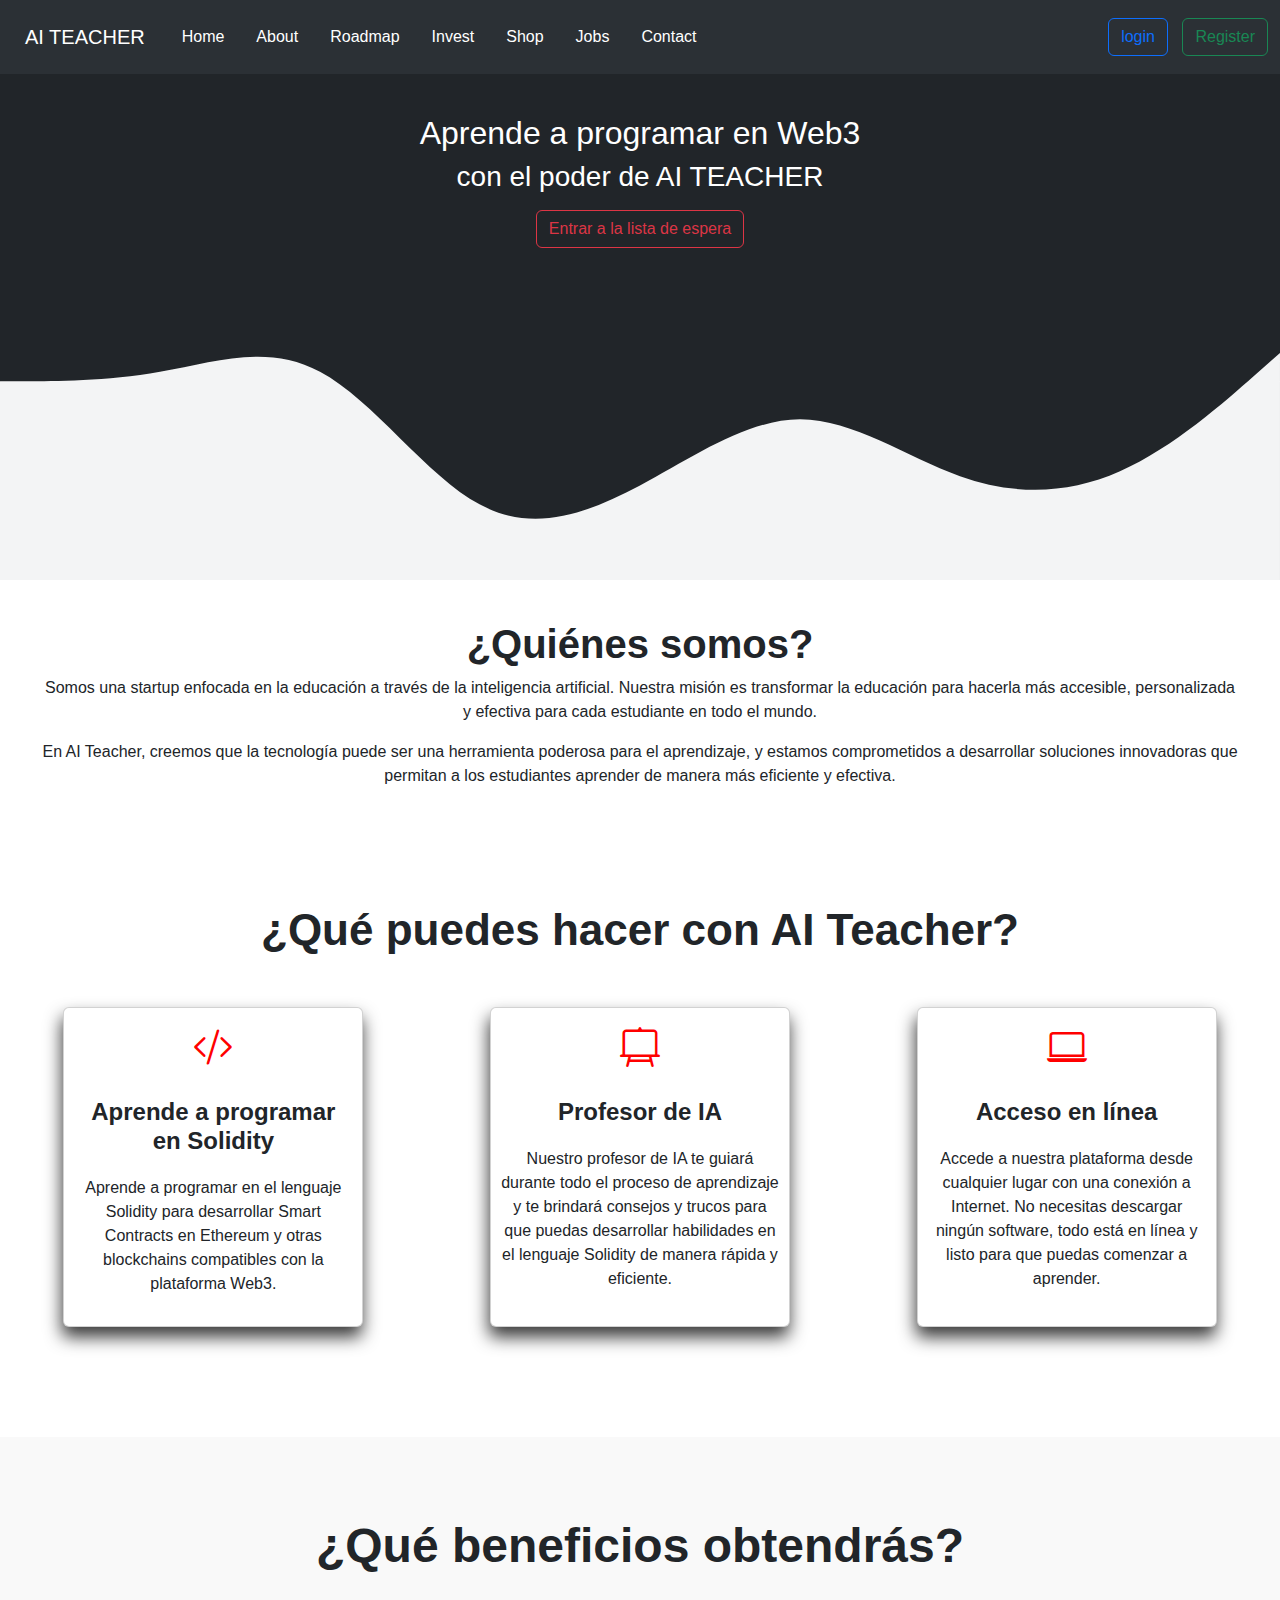
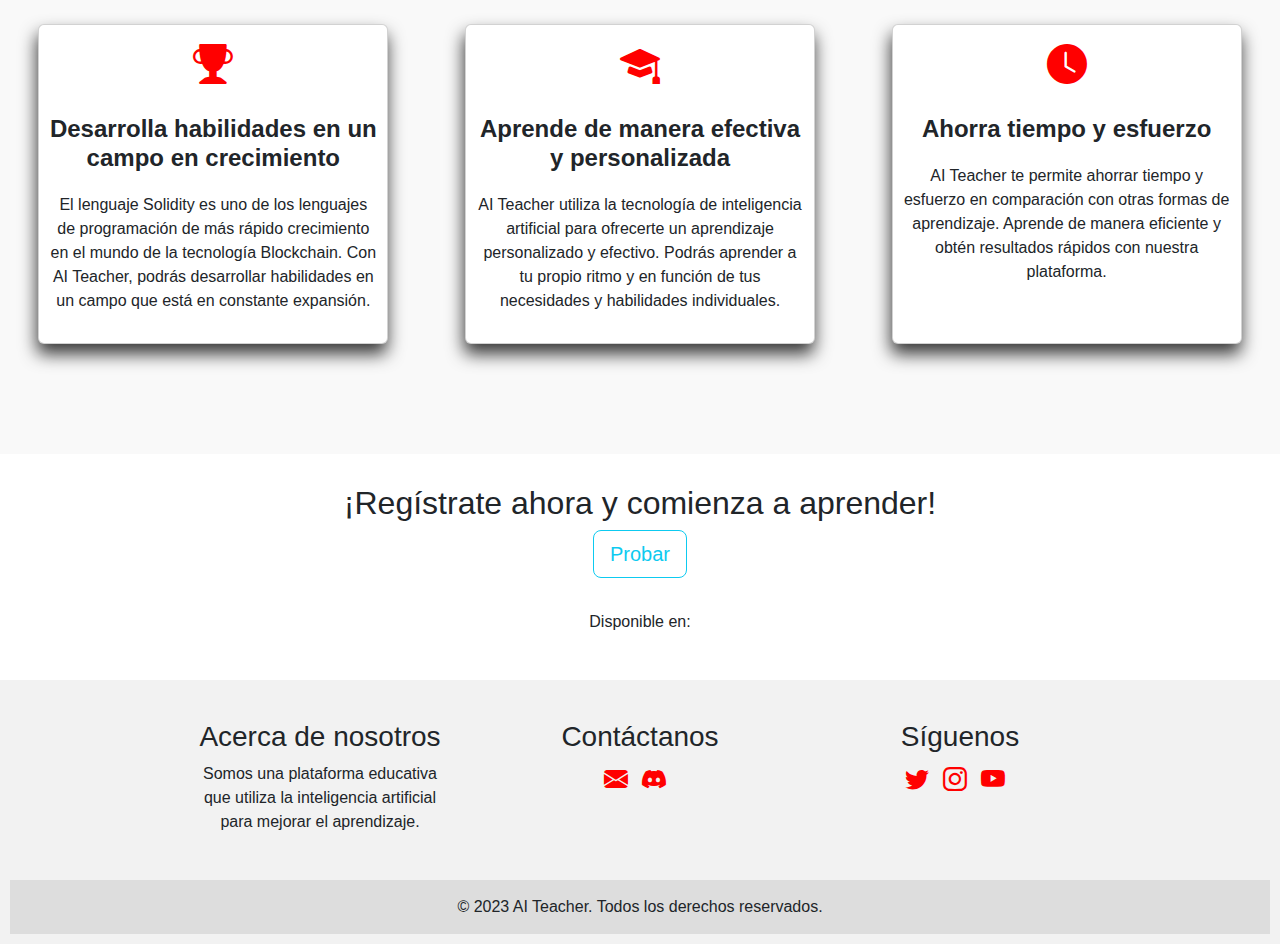
<file: index.html>
<!DOCTYPE html>
<html lang="en">
<head>
    <meta charset="UTF-8">
    <meta http-equiv="X-UA-Compatible" content="IE=edge">
    <meta name="viewport" content="width=device-width, initial-scale=1.0">
	<link href="https://fonts.googleapis.com/css?family=Montserrat:400,500,600,700&display=swap"
	rel="stylesheet"/>
	<title>AI Teacher - Aprende a Programar en Web3 con Open AI</title>

	<meta name="description" content="Una plataforma de aprendizaje en línea impulsada por inteligencia artificial">
    <meta name="keywords" content="AI, inteligencia artificial, aprendizaje en línea, educación">
    <meta name="author" content="Ander">

	<!-- favicon -->
	<link rel="apple-touch-icon" sizes="180x180" href="img/apple-touch-icon.png">
	<link rel="icon" type="image/png" sizes="32x32" href="img/favicon-32x32.png">
	<link rel="icon" type="image/png" sizes="16x16" href="img/favicon-16x16.png">
	<link rel="manifest" href="img/site.webmanifest">

	<!-- css -->
    <link rel="stylesheet" href="style.css">

	<!-- bootstrap -->
	<link rel="stylesheet" href="https://cdn.jsdelivr.net/npm/bootstrap@5.3.0-alpha2/dist/css/bootstrap.min.css">
	<link rel="stylesheet" href="https://cdn.jsdelivr.net/npm/bootstrap-icons@1.10.3/font/bootstrap-icons.css">

	<script src="remove-html-extension.js"></script>
	
	<!-- Google -->
	<script async src="https://pagead2.googlesyndication.com/pagead/js/adsbygoogle.js?client=ca-pub-2964007773702778"
     crossorigin="anonymous"></script>

</head>
<body>

	<header class=".bg-dark-subtle">

		<nav class="navbar navbar-expand-lg bg-body-tertiary bg-dark" data-bs-theme="dark">
			<div class="container-fluid">
				<a class="navbar-brand" href="index.html">AI TEACHER</a>
				<button class="navbar-toggler" type="button" data-bs-toggle="collapse" data-bs-target="#navbarSupportedContent" aria-controls="navbarSupportedContent" aria-expanded="false" aria-label="Toggle navigation">
				<span class="navbar-toggler-icon"></span>
				</button>
				<div class="collapse navbar-collapse" id="navbarSupportedContent">
				<ul class="navbar-nav me-auto mb-2 mb-lg-0">
					<li class="nav-item">
					<a class="nav-link active" aria-current="page" href="index.html">Home</a>
					</li>
					<li class="nav-item">
					<a class="nav-link active" aria-current="page" href="#about">About</a>
					</li>
					<li class="nav-item">
					<a class="nav-link active" aria-current="page" href="page/roadmap.html">Roadmap</a>
					</li>
					<li class="nav-item">
					<a class="nav-link active" aria-current="page" href="page/inversio.html">Invest</a>
					</li>
                    <li class="nav-item">
                        <a class="nav-link active" aria-current="page" href="page/shop.html">Shop</a>
                    </li>
                    <li class="nav-item">
                        <a class="nav-link active" aria-current="page" href="page/jobs.html">Jobs</a>
                    </li>
					<li class="nav-item">
					<a class="nav-link active" aria-current="page" href="#" onclick="showAlert()">Contact</a>
					</li>
				</li>
				</ul>

				<div class="buttons">
				<button class="btn btn-outline-primary" type="submit" onclick="showMessage()" >login</button>
				<button type="button" class="btn btn-outline-success" onclick="showMessage()" >Register</button>
				</div>
			</div>
			</div>
		</nav>
<!-- hero -->
	<section class="hero">
		<div class="container hero">
        	<h2>Aprende a programar en Web3</h2>
        	<h3>con el poder de AI TEACHER</h3>
        	<a href="page/lista.html" class="btn btn-outline-danger">Entrar a la lista de espera</a>
    	</div>
		</section>

<svg xmlns="http://www.w3.org/2000/svg" viewBox="0 0 1440 320"><path fill="#f3f4f5" fill-opacity="1" d="M0,96L30,96C60,96,120,96,180,85.3C240,75,300,53,360,85.3C420,117,480,203,540,234.7C600,267,660,245,720,213.3C780,181,840,139,900,138.7C960,139,1020,181,1080,202.7C1140,224,1200,224,1260,197.3C1320,171,1380,117,1410,90.7L1440,64L1440,320L1410,320C1380,320,1320,320,1260,320C1200,320,1140,320,1080,320C1020,320,960,320,900,320C840,320,780,320,720,320C660,320,600,320,540,320C480,320,420,320,360,320C300,320,240,320,180,320C120,320,60,320,30,320L0,320Z"></path></svg>

	</header>
	<div class="About">
		<div class="title-about">
        <h2>¿Quiénes somos?</h2>
	</div>
	<div class="about-text">
        <p>Somos una startup enfocada en la educación a través de la inteligencia artificial. Nuestra misión es transformar la educación para hacerla más accesible, personalizada y efectiva para cada estudiante en todo el mundo.</p>
        <p>En AI Teacher, creemos que la tecnología puede ser una herramienta poderosa para el aprendizaje, y estamos comprometidos a desarrollar soluciones innovadoras que permitan a los estudiantes aprender de manera más eficiente y efectiva.</p>
	</div>
    </div>



    <!-- <main class="main container"> -->
    <section class="features">
        <h2 class="section-title">¿Qué puedes hacer con AI Teacher?</h2>
		<div class="feature_card">
        <div class="feature card" >
			<i class="bi bi-code-slash"></i>
        <h3>Aprende a programar en Solidity</h3>
        <p>
            Aprende a programar en el lenguaje Solidity para desarrollar Smart
            Contracts en Ethereum y otras blockchains compatibles con la
            plataforma Web3.
        </p>
        </div>
        <div class="feature card">
        	<i class="bi bi-easel2"></i>
        	<h3>Profesor de IA</h3>
        	<p>
            Nuestro profesor de IA te guiará durante todo el proceso de
            aprendizaje y te brindará consejos y trucos para que puedas
            desarrollar habilidades en el lenguaje Solidity de manera rápida y
            eficiente.
        </p>
        </div>
        <div class="feature card">
			<i class="bi bi-laptop"></i>
        <h3>Acceso en línea</h3>
        <p>
            Accede a nuestra plataforma desde cualquier lugar con una conexión
            a Internet. No necesitas descargar ningún software, todo está en
            línea y listo para que puedas comenzar a aprender.
    </p>
        </div>
	</div>
    </section>

	<section class="benefits">
    <h2 class="section-title">¿Qué beneficios obtendrás?</h2>
	<div class="feature_card">
    <div class="benefit card">
        <i class="bi bi-trophy-fill"></i>
        <h3>Desarrolla habilidades en un campo en crecimiento</h3>
        <p>
            El lenguaje Solidity es uno de los lenguajes de programación de más rápido crecimiento en el mundo de la tecnología Blockchain. Con AI Teacher, podrás desarrollar habilidades en un campo que está en constante expansión.
        </p>
    </div>
    <div class="benefit card">
        <i class="bi bi-mortarboard-fill"></i>
        <h3>Aprende de manera efectiva y personalizada</h3>
        <p>
            AI Teacher utiliza la tecnología de inteligencia artificial para ofrecerte un aprendizaje personalizado y efectivo. Podrás aprender a tu propio ritmo y en función de tus necesidades y habilidades individuales.
        </p>
    </div>
    <div class="benefit card">
        <i class="bi bi-clock-fill"></i>
        <h3>Ahorra tiempo y esfuerzo</h3>
        <p>
            AI Teacher te permite ahorrar tiempo y esfuerzo en comparación con otras formas de aprendizaje. Aprende de manera eficiente y obtén resultados rápidos con nuestra plataforma.
        </p>
    </div>
</div>
</section>

<section class="cta">
	<div class="section-title">
    	<h2 class="section-title">¡Regístrate ahora y comienza a aprender!</h2>
	</div>

	<div class="button">
		<button type="button" class="btn btn-outline-info btn-lg" onclick="showMessage()">Probar</button>
	</div>

	<div class="contador">
		<p>Disponible en:</p>
		<div id="contador"></div>
	</div>

</section>


	<footer class="footer">
	<div class="footer-container">
    <div class="footer-col" id="about">
    	<h3>Acerca de nosotros</h3>
    	<p>Somos una plataforma educativa que utiliza la inteligencia artificial para mejorar el aprendizaje.</p>
    </div>
    <div class="footer-col">
    <h3>Contáctanos</h3>
        <a href="#" onclick="showAlert()"><i class="bi bi-envelope-fill"></i></a>
        <a href="#" onclick="showAlert()"><i class="bi bi-discord"></i></a>
    </div>


    <div class="footer-col">
    <h3>Síguenos</h3>
        <a href="#" onclick="showAlert()"><i class="bi bi-twitter"></i></a>
    	<a href="#" onclick="showAlert()"><i class="bi bi-instagram"></i></a>
        <a href="#" onclick="showAlert()"><i class="bi bi-youtube"></i></a>
    </div>
</div>
	<div class="footer-bottom">
    	<p>&copy; 2023 AI Teacher. Todos los derechos reservados.</p>
	</div>
</footer>



	<script src="index.js"></script>
	<script src="https://cdn.jsdelivr.net/npm/bootstrap@5.3.0-alpha2/dist/js/bootstrap.bundle.min.js"></script>
</body>
</html>
</file>
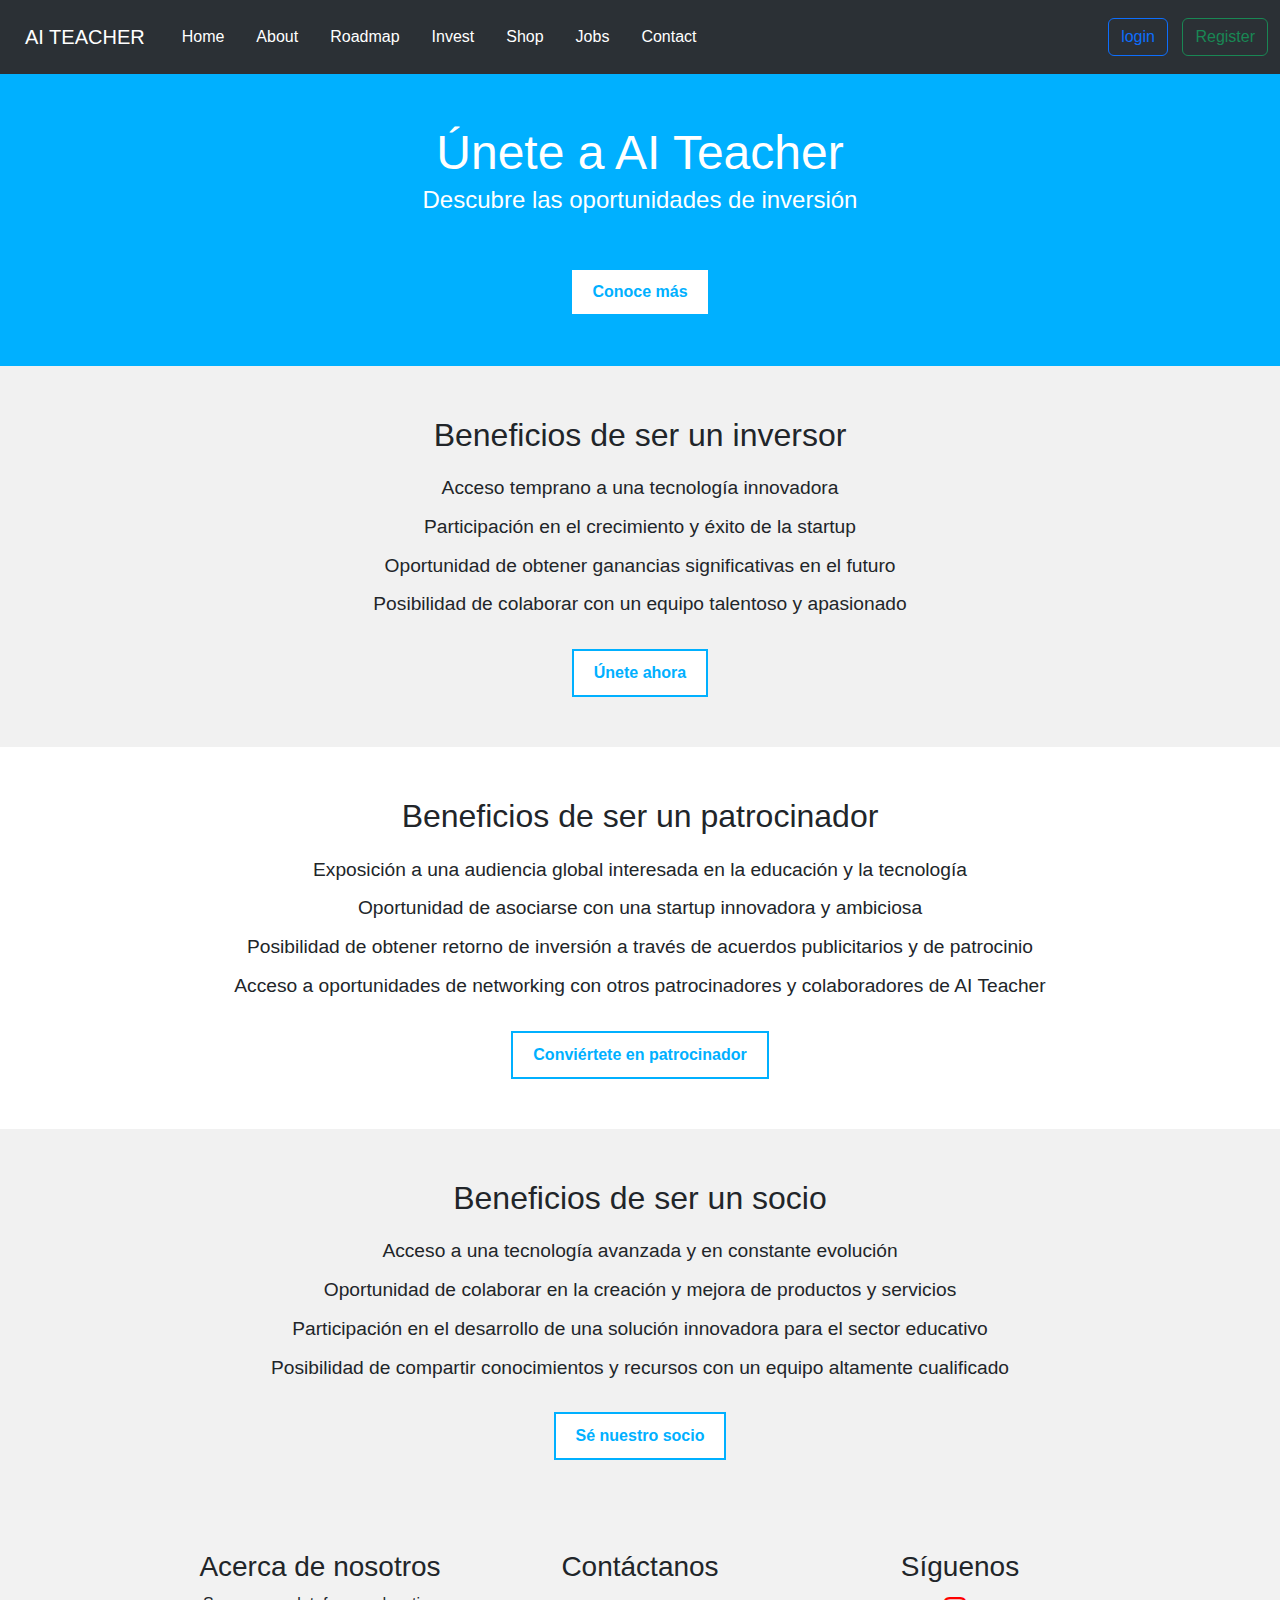
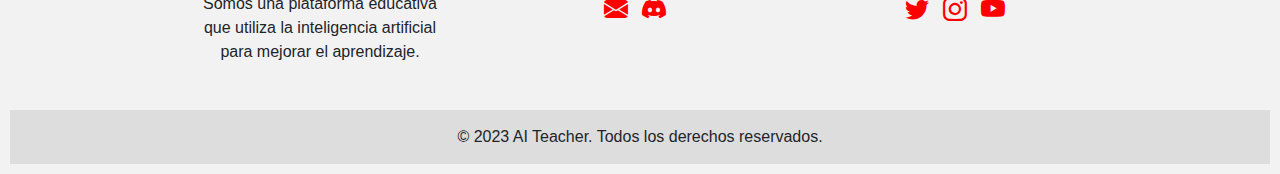
<file: page/inversio.html>
<!DOCTYPE html>
<html lang="en">
<head>
    <meta charset="UTF-8">
    <meta http-equiv="X-UA-Compatible" content="IE=edge">
    <meta name="viewport" content="width=device-width, initial-scale=1.0">
	<link href="https://fonts.googleapis.com/css?family=Montserrat:400,500,600,700&display=swap"
	rel="stylesheet"/>
	<title>AI Teacher - Invest</title>

  <meta name="description" content="Una plataforma de aprendizaje en línea impulsada por inteligencia artificial">
  <meta name="keywords" content="AI, inteligencia artificial, aprendizaje en línea, educación">
  <meta name="author" content="Ander">

  <!-- favicon -->
  <link rel="apple-touch-icon" sizes="180x180" href="../img/apple-touch-icon.png">
  <link rel="icon" type="image/png" sizes="32x32" href="../img/favicon-32x32.png">
  <link rel="icon" type="image/png" sizes="16x16" href="../img/favicon-16x16.png">
  <link rel="manifest" href="../img/site.webmanifest">

    <link rel="stylesheet" href="../style.css">
    <link rel="stylesheet" href="css/invercion.css">

	<!-- bootstrap -->
	<link rel="stylesheet" href="https://cdn.jsdelivr.net/npm/bootstrap@5.3.0-alpha2/dist/css/bootstrap.min.css">
	<link rel="stylesheet" href="https://cdn.jsdelivr.net/npm/bootstrap-icons@1.10.3/font/bootstrap-icons.css">
	
	<script src="../remove-html-extension.js"></script>

</head>
<body>

	<header class=".bg-dark-subtle">

		<nav class="navbar navbar-expand-lg bg-body-tertiary bg-dark" data-bs-theme="dark">
			<div class="container-fluid">
				<a class="navbar-brand" href="#">AI TEACHER</a>
				<button class="navbar-toggler" type="button" data-bs-toggle="collapse" data-bs-target="#navbarSupportedContent" aria-controls="navbarSupportedContent" aria-expanded="false" aria-label="Toggle navigation">
				<span class="navbar-toggler-icon"></span>
				</button>
				<div class="collapse navbar-collapse" id="navbarSupportedContent">
				<ul class="navbar-nav me-auto mb-2 mb-lg-0">
					<li class="nav-item">
					<a class="nav-link active" aria-current="page" href="../index.html">Home</a>
					</li>
					<li class="nav-item">
					<a class="nav-link active" aria-current="page" href="#about">About</a>
					</li>
					<li class="nav-item">
					<a class="nav-link active" aria-current="page" href="roadmap.html">Roadmap</a>
					</li>
          <li class="nav-item">
              <a class="nav-link active" aria-current="page" href="inversio.html">Invest</a>
            </li>
          <li class="nav-item">
              <a class="nav-link active" aria-current="page" href="shop.html">Shop</a>
            </li>
            <li class="nav-item">
                  <a class="nav-link active" aria-current="page" href="jobs.html">Jobs</a>
            </li>
					<li class="nav-item">
					<a class="nav-link active" aria-current="page" href="#" onclick="showAlert()">Contact</a>
					</li>
				</li>
				</ul>

				<div class="buttons">
				<button class="btn btn-outline-primary" type="submit" onclick="showMessage()" >login</button>
				<button type="button" class="btn btn-outline-success" onclick="showMessage()" >Register</button>
				</div>
			</div>
			</div>
		</nav>

	</header>

    <section id="banner">
        <div class="contenedor">
          <h1>Únete a AI Teacher</h1>
          <p>Descubre las oportunidades de inversión</p>
          <a href="#" class="boton_unete" onclick="openEmailModal()">Conoce más</a>
        </div>
      </section>
      <section id="beneficios">
        <div class="contenedor">
          <h2>Beneficios de ser un inversor</h2>
          <ul>
            <li>Acceso temprano a una tecnología innovadora</li>
            <li>Participación en el crecimiento y éxito de la startup</li>
            <li>Oportunidad de obtener ganancias significativas en el futuro</li>
            <li>Posibilidad de colaborar con un equipo talentoso y apasionado</li>
          </ul>
          <a href="#" class="boton_unete" id="btn-inversor">Únete ahora</a>
        </div>
      </section>
      <section id="patrocinadores">
        <div class="contenedor">
          <h2>Beneficios de ser un patrocinador</h2>
          <ul>
            <li>Exposición a una audiencia global interesada en la educación y la tecnología</li>
            <li>Oportunidad de asociarse con una startup innovadora y ambiciosa</li>
            <li>Posibilidad de obtener retorno de inversión a través de acuerdos publicitarios y de patrocinio</li>
            <li>Acceso a oportunidades de networking con otros patrocinadores y colaboradores de AI Teacher</li>
          </ul>
          <a href="#" class="boton_unete" id="btn-patrocinador">Conviértete en patrocinador</a>
        </div>
      </section>
      <section id="socios">
        <div class="contenedor">
          <h2>Beneficios de ser un socio</h2>
          <ul>
            <li>Acceso a una tecnología avanzada y en constante evolución</li>
            <li>Oportunidad de colaborar en la creación y mejora de productos y servicios</li>
            <li>Participación en el desarrollo de una solución innovadora para el sector educativo</li>
            <li>Posibilidad de compartir conocimientos y recursos con un equipo altamente cualificado</li>
          </ul>
          <a href="#" class="boton_unete" id="btn-socio" >Sé nuestro socio</a>
        </div>
      </section>


	<footer class="footer">
  <div class="footer-container">
    <div class="footer-col" id="about">
      <h3>Acerca de nosotros</h3>
      <p>Somos una plataforma educativa que utiliza la inteligencia artificial para mejorar el aprendizaje.</p>
    </div>
    <div class="footer-col">
    <h3>Contáctanos</h3>
        <a href="#" onclick="showAlert()"><i class="bi bi-envelope-fill"></i></a>
        <a href="#" onclick="showAlert()"><i class="bi bi-discord"></i></a>
    </div>


    <div class="footer-col">
    <h3>Síguenos</h3>
        <a href="#" onclick="showAlert()"><i class="bi bi-twitter"></i></a>
    	<a href="#" onclick="showAlert()"><i class="bi bi-instagram"></i></a>
        <a href="#" onclick="showAlert()"><i class="bi bi-youtube"></i></a>
    </div>
</div>
	<div class="footer-bottom">
    	<p>&copy; 2023 AI Teacher. Todos los derechos reservados.</p>
	</div>
</footer>


    <script src="js/invercion.js"></script>
	<script src="../index.js"></script>
	<script src="https://cdn.jsdelivr.net/npm/bootstrap@5.3.0-alpha2/dist/js/bootstrap.bundle.min.js"></script>
</body>
</html>
</file>
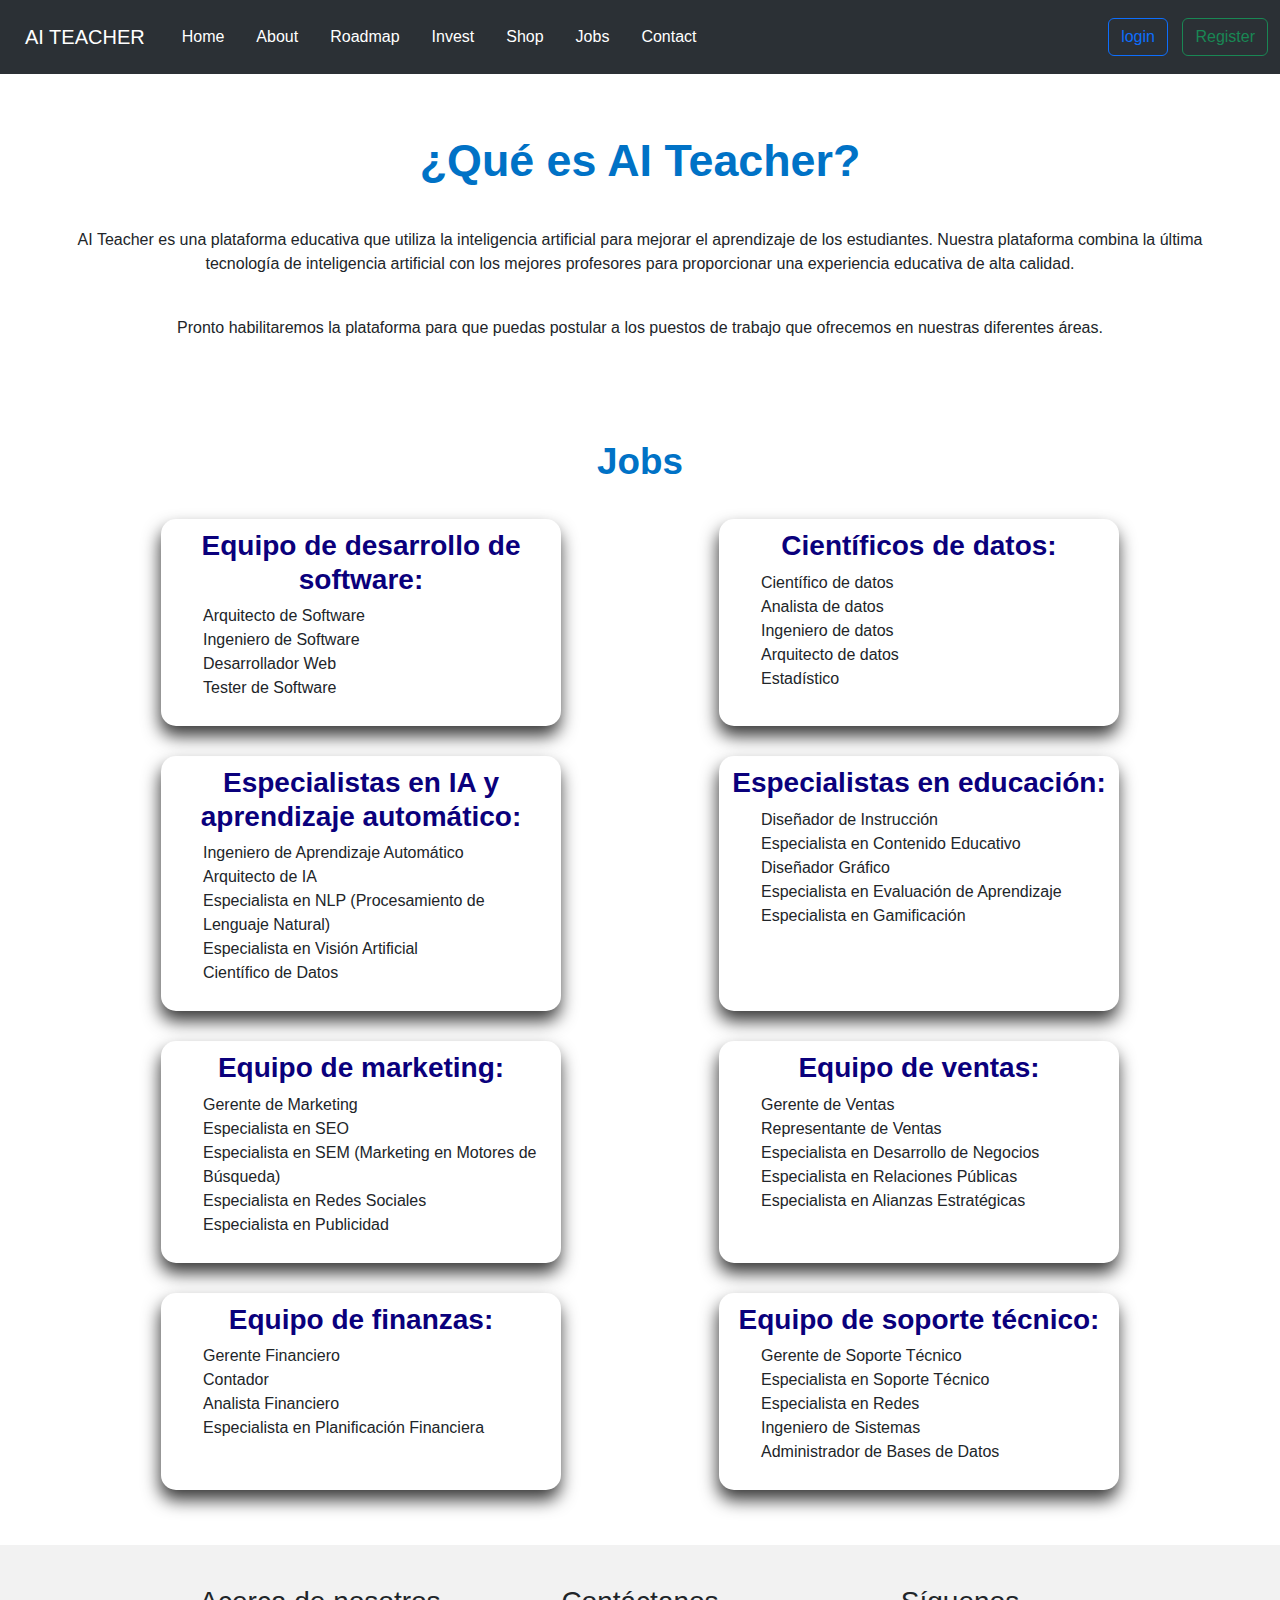
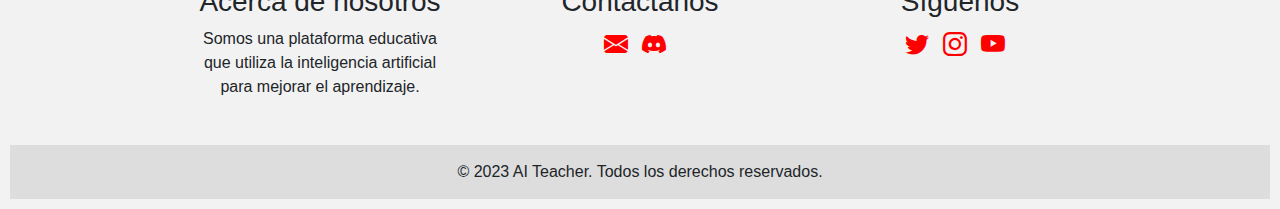
<file: page/jobs.html>
<!DOCTYPE html>
<html lang="en">
<head>
    <meta charset="UTF-8">
    <meta http-equiv="X-UA-Compatible" content="IE=edge">
    <meta name="viewport" content="width=device-width, initial-scale=1.0">
	<link href="https://fonts.googleapis.com/css?family=Montserrat:400,500,600,700&display=swap"
	rel="stylesheet"/>
	<title>AI Teacher - Jobs</title>

    <meta name="description" content="Una plataforma de aprendizaje en línea impulsada por inteligencia artificial">
    <meta name="keywords" content="AI, inteligencia artificial, aprendizaje en línea, educación">
    <meta name="author" content="Ander">

    <!-- favicon -->
    <link rel="apple-touch-icon" sizes="180x180" href="../img/apple-touch-icon.png">
    <link rel="icon" type="image/png" sizes="32x32" href="../img/favicon-32x32.png">
    <link rel="icon" type="image/png" sizes="16x16" href="../img/favicon-16x16.png">
    <link rel="manifest" href="../img/site.webmanifest">

    <link rel="stylesheet" href="../style.css">
    <link rel="stylesheet" href="css/jobs.css">

	<!-- bootstrap -->
	<link rel="stylesheet" href="https://cdn.jsdelivr.net/npm/bootstrap@5.3.0-alpha2/dist/css/bootstrap.min.css">
	<link rel="stylesheet" href="https://cdn.jsdelivr.net/npm/bootstrap-icons@1.10.3/font/bootstrap-icons.css">

	<script src="../remove-html-extension.js"></script>
</head>
<body>

	<header class=".bg-dark-subtle">

		<nav class="navbar navbar-expand-lg bg-body-tertiary bg-dark" data-bs-theme="dark">
			<div class="container-fluid">
				<a class="navbar-brand" href="../index.html">AI TEACHER</a>
				<button class="navbar-toggler" type="button" data-bs-toggle="collapse" data-bs-target="#navbarSupportedContent" aria-controls="navbarSupportedContent" aria-expanded="false" aria-label="Toggle navigation">
				<span class="navbar-toggler-icon"></span>
				</button>
				<div class="collapse navbar-collapse" id="navbarSupportedContent">
				<ul class="navbar-nav me-auto mb-2 mb-lg-0">
					<li class="nav-item">
					<a class="nav-link active" aria-current="page" href="../index.html">Home</a>
					</li>
					<li class="nav-item">
					<a class="nav-link active" aria-current="page" href="#about">About</a>
					</li>
					<li class="nav-item">
					<a class="nav-link active" aria-current="page" href="roadmap.html">Roadmap</a>
					</li>
                    <li class="nav-item">
                        <a class="nav-link active" aria-current="page" href="inversio.html">Invest</a>
                    </li>
                    <li class="nav-item">
                        <a class="nav-link active" aria-current="page" href="shop.html">Shop</a>
                    </li>
                    <li class="nav-item">
                        <a class="nav-link active" aria-current="page" href="jobs.html">Jobs</a>
                    </li>
					<li class="nav-item">
					<a class="nav-link active" aria-current="page" href="#" onclick="showAlert()">Contact</a>
					</li>
				</li>
				</ul>

				<div class="buttons">
				<button class="btn btn-outline-primary" type="submit" onclick="showMessage()" >login</button>
				<button type="button" class="btn btn-outline-success" onclick="showMessage()" >Register</button>
				</div>
			</div>
			</div>
		</nav>

	</header>
    <section class="About">
            <h2>¿Qué es AI Teacher?</h2>
                <p>AI Teacher es una plataforma educativa que utiliza la inteligencia artificial para mejorar el aprendizaje de los estudiantes. Nuestra plataforma combina la última tecnología de inteligencia artificial con los mejores profesores para proporcionar una experiencia educativa de alta calidad.</p>
                <p>Pronto habilitaremos la plataforma para que puedas postular a los puestos de trabajo que ofrecemos en nuestras diferentes áreas.</p>
    </section>

    <div class="container">
        <div class="title">
            <h2>Jobs</h2>
        </div>
        <div class="jobs">
        <h3>Equipo de desarrollo de software:</h3>
        <ul>
            <li>Arquitecto de Software</li>
            <li>Ingeniero de Software</li>
            <li>Desarrollador Web</li>
            <li>Tester de Software</li>
        </ul>
    </div>
        <div class="jobs">
        <h3>Científicos de datos:</h3>
        <ul>
            <li>Científico de datos</li>
            <li>Analista de datos</li>
            <li>Ingeniero de datos</li>
            <li>Arquitecto de datos</li>
            <li>Estadístico</li>
        </ul>
    </div>
        <div class="jobs">
        <h3>Especialistas en IA y aprendizaje automático:</h3>
        <ul>
            <li>Ingeniero de Aprendizaje Automático</li>
            <li>Arquitecto de IA</li>
            <li>Especialista en NLP (Procesamiento de Lenguaje Natural)</li>
            <li>Especialista en Visión Artificial</li>
            <li>Científico de Datos</li>
        </ul>
    </div>
        <div class="jobs">
        <h3>Especialistas en educación:</h3>
        <ul>
            <li>Diseñador de Instrucción</li>
            <li>Especialista en Contenido Educativo</li>
            <li>Diseñador Gráfico</li>
            <li>Especialista en Evaluación de Aprendizaje</li>
            <li>Especialista en Gamificación</li>
        </ul>
    </div>
        <div class="jobs">
        <h3>Equipo de marketing:</h3>
        <ul>
            <li>Gerente de Marketing</li>
            <li>Especialista en SEO</li>
            <li>Especialista en SEM (Marketing en Motores de Búsqueda)</li>
            <li>Especialista en Redes Sociales</li>
            <li>Especialista en Publicidad</li>
        </ul>

    </div>
        <div class="jobs">
        <h3>Equipo de ventas:</h3>
        <ul>
            <li>Gerente de Ventas</li>
            <li>Representante de Ventas</li>
            <li>Especialista en Desarrollo de Negocios</li>
            <li>Especialista en Relaciones Públicas</li>
            <li>Especialista en Alianzas Estratégicas</li>
        </ul>
    </div>
    <div class="jobs">
        <h3>Equipo de finanzas:</h3>
        <ul>
            <li>Gerente Financiero</li>
            <li>Contador</li>
            <li>Analista Financiero</li>
            <li>Especialista en Planificación Financiera</li>
        </ul>
    </div>
    <div class="jobs">
        <h3>Equipo de soporte técnico:</h3>
        <ul>
            <li>Gerente de Soporte Técnico</li>
            <li>Especialista en Soporte Técnico</li>
            <li>Especialista en Redes</li>
            <li>Ingeniero de Sistemas</li>
            <li>Administrador de Bases de Datos</li>
        </ul>
    </div>


</div>



	<footer class="footer">
    <div class="footer-container">
    <div class="footer-col" id="about">
        <h3>Acerca de nosotros</h3>
        <p>Somos una plataforma educativa que utiliza la inteligencia artificial para mejorar el aprendizaje.</p>
    </div>
    <div class="footer-col">
    <h3>Contáctanos</h3>
        <a href="#" onclick="showAlert()"><i class="bi bi-envelope-fill"></i></a>
        <a href="#" onclick="showAlert()"><i class="bi bi-discord"></i></a>
    </div>


    <div class="footer-col">
    <h3>Síguenos</h3>
        <a href="#" onclick="showAlert()"><i class="bi bi-twitter"></i></a>
    	<a href="#" onclick="showAlert()"><i class="bi bi-instagram"></i></a>
        <a href="#" onclick="showAlert()"><i class="bi bi-youtube"></i></a>
    </div>
</div>
	<div class="footer-bottom">
    	<p>&copy; 2023 AI Teacher. Todos los derechos reservados.</p>
	</div>
</footer>


    <script src="js/invercion.js"></script>
	<script src="../index.js"></script>
	<script src="https://cdn.jsdelivr.net/npm/bootstrap@5.3.0-alpha2/dist/js/bootstrap.bundle.min.js"></script>
</body>
</html>
</file>
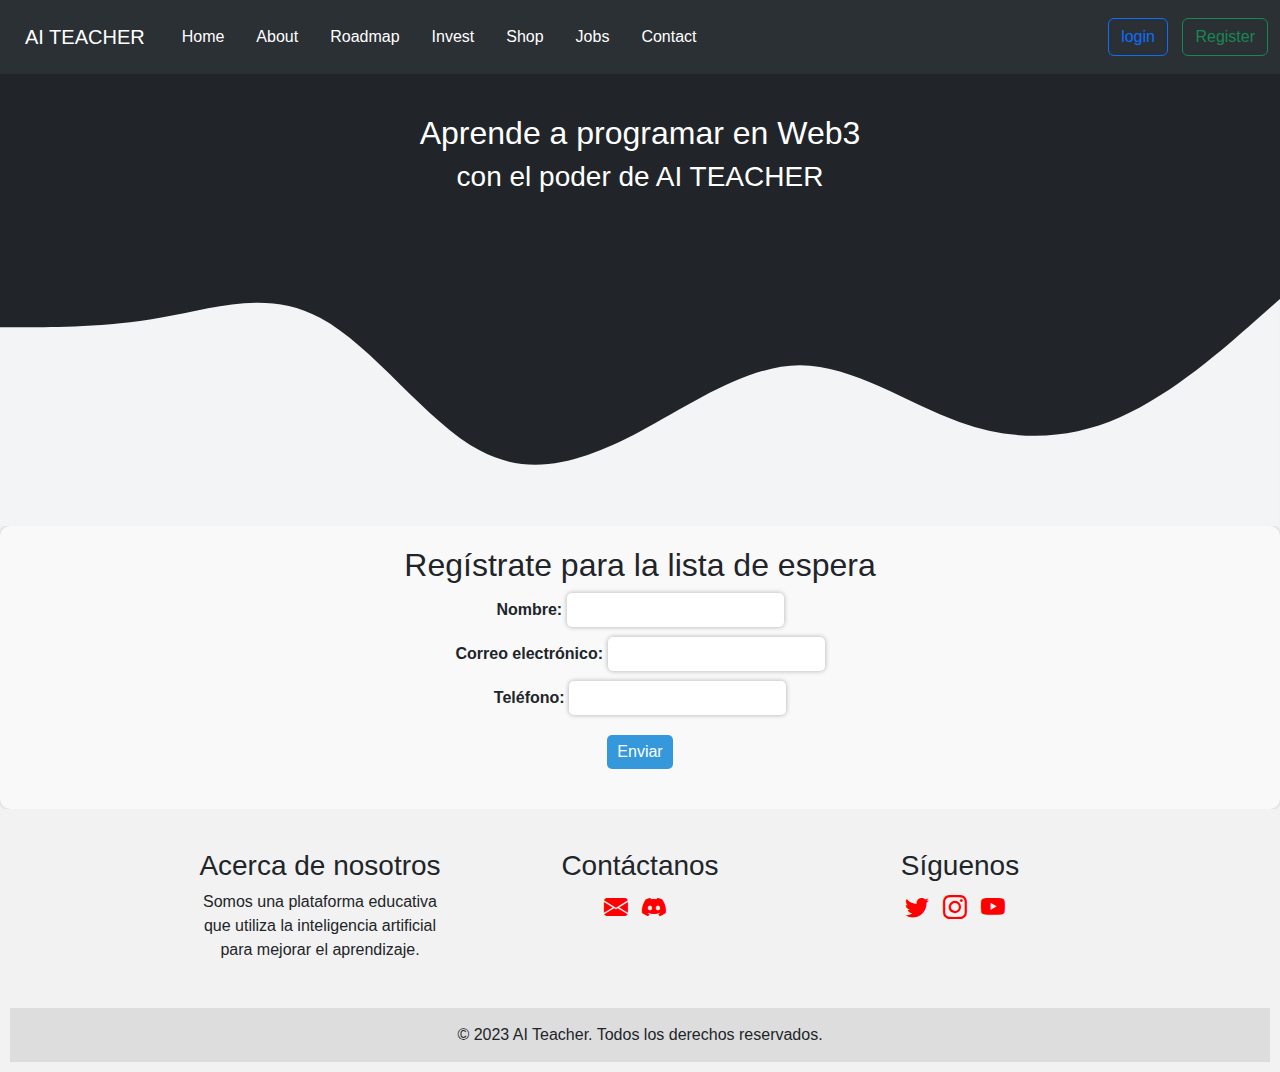
<file: page/lista.html>
<!DOCTYPE html>
<html lang="en">
<head>
    <meta charset="UTF-8">
    <meta http-equiv="X-UA-Compatible" content="IE=edge">
    <meta name="viewport" content="width=device-width, initial-scale=1.0">
	<link href="https://fonts.googleapis.com/css?family=Montserrat:400,500,600,700&display=swap"
	rel="stylesheet"/>
	<title>AI Teacher - Aprende a Programar en Web3 con Open AI</title>


	<meta name="description" content="Una plataforma de aprendizaje en línea impulsada por inteligencia artificial">
	<meta name="keywords" content="AI, inteligencia artificial, aprendizaje en línea, educación">
	<meta name="author" content="Ander">

	<!-- favicon -->
	<link rel="apple-touch-icon" sizes="180x180" href="../img/apple-touch-icon.png">
	<link rel="icon" type="image/png" sizes="32x32" href="../img/favicon-32x32.png">
	<link rel="icon" type="image/png" sizes="16x16" href="../img/favicon-16x16.png">
	<link rel="manifest" href="../img/site.webmanifest">

    <link rel="stylesheet" href="../style.css">
    <link rel="stylesheet" href="css/lista.css">

	<!-- bootstrap -->
	<link rel="stylesheet" href="https://cdn.jsdelivr.net/npm/bootstrap@5.3.0-alpha2/dist/css/bootstrap.min.css">
	<link rel="stylesheet" href="https://cdn.jsdelivr.net/npm/bootstrap-icons@1.10.3/font/bootstrap-icons.css">

	<script src="../remove-html-extension.js"></script>
</head>
<body>



	<header class=".bg-dark-subtle">

		<nav class="navbar navbar-expand-lg bg-body-tertiary bg-dark" data-bs-theme="dark">
			<div class="container-fluid">
				<a class="navbar-brand" href="../index.html">AI TEACHER</a>
				<button class="navbar-toggler" type="button" data-bs-toggle="collapse" data-bs-target="#navbarSupportedContent" aria-controls="navbarSupportedContent" aria-expanded="false" aria-label="Toggle navigation">
				<span class="navbar-toggler-icon"></span>
				</button>
				<div class="collapse navbar-collapse" id="navbarSupportedContent">
				<ul class="navbar-nav me-auto mb-2 mb-lg-0">
					<li class="nav-item">
						<a class="nav-link active" aria-current="page" href="../index.html">Home</a>
					</li>
					<li class="nav-item">
						<a class="nav-link active" aria-current="page" href="#about">About</a>
					</li>
					<li class="nav-item">
						<a class="nav-link active" aria-current="page" href="roadmap.html">Roadmap</a>
					</li>
					<li class="nav-item">
						<a class="nav-link active" aria-current="page" href="inversio.html">Invest</a>
						</li>
						<li class="nav-item">
							<a class="nav-link active" aria-current="page" href="shop.html">Shop</a>
						</li>
						<li class="nav-item">
							<a class="nav-link active" aria-current="page" href="jobs.html">Jobs</a>
						</li>
					<li class="nav-item">
						<a class="nav-link active" aria-current="page" href="#" onclick="showAlert()">Contact</a>
					</li>
				</li>
				</ul>

				<div class="buttons">
				<button class="btn btn-outline-primary" type="submit" onclick="showMessage()">login</button>
				</a><button type="button" class="btn btn-outline-success" onclick="showMessage()" >Register</button>
				</div>
			</div>
			</div>
		</nav>
<!-- hero -->
	<section class="hero">
		<div class="container hero">
        	<h2>Aprende a programar en Web3</h2>
        	<h3>con el poder de AI TEACHER</h3>
    	</div>
		</section>

<svg xmlns="http://www.w3.org/2000/svg" viewBox="0 0 1440 320"><path fill="#f3f4f5" fill-opacity="1" d="M0,96L30,96C60,96,120,96,180,85.3C240,75,300,53,360,85.3C420,117,480,203,540,234.7C600,267,660,245,720,213.3C780,181,840,139,900,138.7C960,139,1020,181,1080,202.7C1140,224,1200,224,1260,197.3C1320,171,1380,117,1410,90.7L1440,64L1440,320L1410,320C1380,320,1320,320,1260,320C1200,320,1140,320,1080,320C1020,320,960,320,900,320C840,320,780,320,720,320C660,320,600,320,540,320C480,320,420,320,360,320C300,320,240,320,180,320C120,320,60,320,30,320L0,320Z"></path></svg>

	</header>

<section id="registro">
	<h2>Regístrate para la lista de espera</h2>
	<form id="form">
    <div>
    	<label for="nombre">Nombre:</label>
    	<input type="text" id="nombre" name="nombre" required>
    </div>
    <div>
    	<label for="correo">Correo electrónico:</label>
    	<input type="email" id="correo" name="correo" required>
    </div>
    <div>
    	<label for="telefono">Teléfono:</label>
    	<input type="tel" id="telefono" name="telefono" required>
    </div>
    <button type="submit" id="submit-btn">Enviar</button>
	</form>
	<p id="mensaje"></p>
</section>



	<footer class="footer">
  <div class="footer-container">
    <div class="footer-col" id="about">
      <h3>Acerca de nosotros</h3>
      <p>Somos una plataforma educativa que utiliza la inteligencia artificial para mejorar el aprendizaje.</p>
    </div>
    <div class="footer-col">
    <h3>Contáctanos</h3>
        <a href="#" onclick="showAlert()"><i class="bi bi-envelope-fill"></i></a>
        <a href="#" onclick="showAlert()"><i class="bi bi-discord"></i></a>
    </div>


    <div class="footer-col">
    <h3>Síguenos</h3>
        <a href="#" onclick="showAlert()"><i class="bi bi-twitter"></i></a>
    	<a href="#" onclick="showAlert()"><i class="bi bi-instagram"></i></a>
        <a href="#" onclick="showAlert()"><i class="bi bi-youtube"></i></a>
    </div>
</div>
	<div class="footer-bottom">
    	<p>&copy; 2023 AI Teacher. Todos los derechos reservados.</p>
	</div>
</footer>

    <script src="../index.js"></script>
	<script src="js/lista.js"></script>
	<script src="https://cdn.jsdelivr.net/npm/bootstrap@5.3.0-alpha2/dist/js/bootstrap.bundle.min.js"></script>
</body>
</html>
</file>
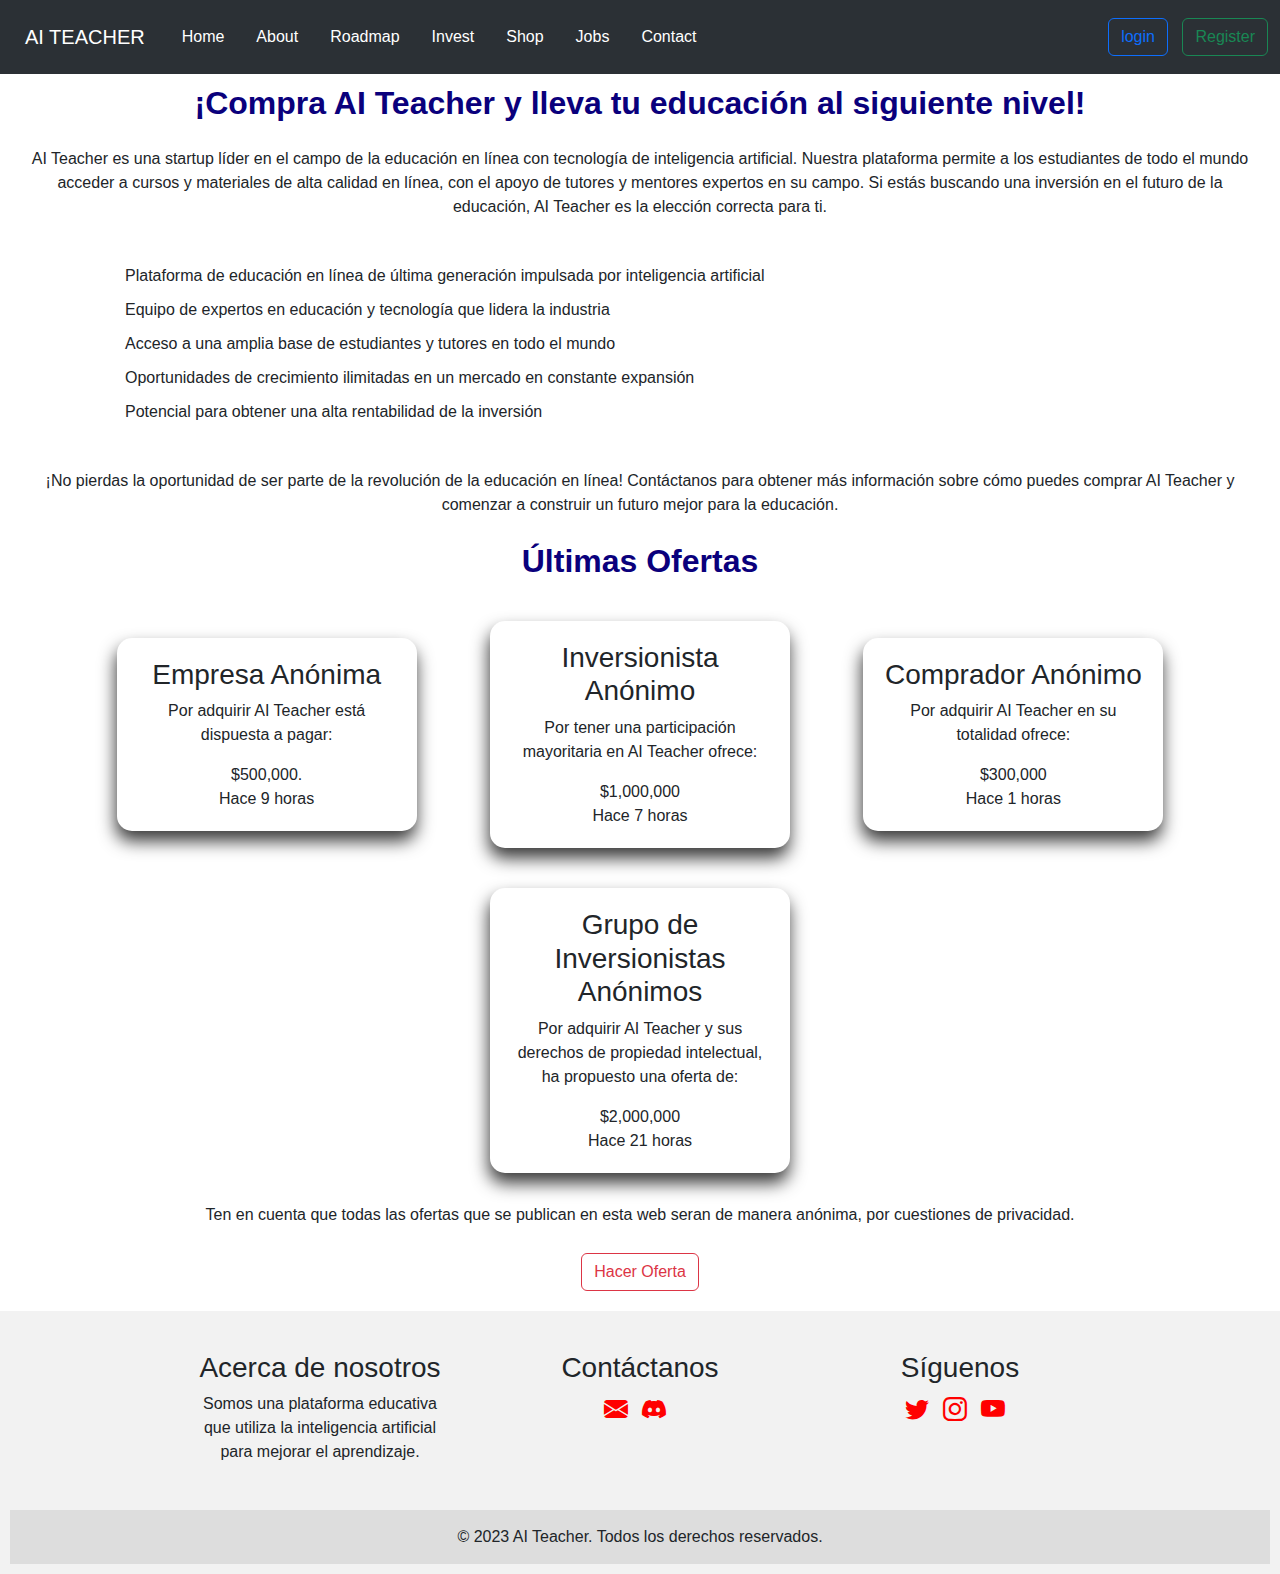
<file: page/shop.html>
<!DOCTYPE html>
<html lang="en">
<head>
    <meta charset="UTF-8">
    <meta http-equiv="X-UA-Compatible" content="IE=edge">
    <meta name="viewport" content="width=device-width, initial-scale=1.0">
	<link href="https://fonts.googleapis.com/css?family=Montserrat:400,500,600,700&display=swap"
	rel="stylesheet"/>
	<title>AI Teacher - Shop</title>

	<meta name="description" content="Una plataforma de aprendizaje en línea impulsada por inteligencia artificial">
	<meta name="keywords" content="AI, inteligencia artificial, aprendizaje en línea, educación">
	<meta name="author" content="Ander">

	<!-- favicon -->
	<link rel="apple-touch-icon" sizes="180x180" href="../img/apple-touch-icon.png">
	<link rel="icon" type="image/png" sizes="32x32" href="../img/favicon-32x32.png">
	<link rel="icon" type="image/png" sizes="16x16" href="../img/favicon-16x16.png">
	<link rel="manifest" href="../img/site.webmanifest">

    <link rel="stylesheet" href="../style.css">
    <link rel="stylesheet" href="css/shop.css">

	<!-- bootstrap -->
	<link rel="stylesheet" href="https://cdn.jsdelivr.net/npm/bootstrap@5.3.0-alpha2/dist/css/bootstrap.min.css">
	<link rel="stylesheet" href="https://cdn.jsdelivr.net/npm/bootstrap-icons@1.10.3/font/bootstrap-icons.css">

	<script src="../remove-html-extension.js"></script>
</head>
<body>

	<header class=".bg-dark-subtle">

		<nav class="navbar navbar-expand-lg bg-body-tertiary bg-dark" data-bs-theme="dark">
			<div class="container-fluid">
				<a class="navbar-brand" href="../index.html">AI TEACHER</a>
				<button class="navbar-toggler" type="button" data-bs-toggle="collapse" data-bs-target="#navbarSupportedContent" aria-controls="navbarSupportedContent" aria-expanded="false" aria-label="Toggle navigation">
				<span class="navbar-toggler-icon"></span>
				</button>
				<div class="collapse navbar-collapse" id="navbarSupportedContent">
				<ul class="navbar-nav me-auto mb-2 mb-lg-0">
					<li class="nav-item">
					<a class="nav-link active" aria-current="page" href="../index.html">Home</a>
					</li>
					<li class="nav-item">
					<a class="nav-link active" aria-current="page" href="#about">About</a>
					</li>
					<li class="nav-item">
					<a class="nav-link active" aria-current="page" href="roadmap.html">Roadmap</a>
					</li>
                    <li class="nav-item">
                        <a class="nav-link active" aria-current="page" href="inversio.html">Invest</a>
                    </li>
                    <li class="nav-item">
                        <a class="nav-link active" aria-current="page" href="shop.html">Shop</a>
                    </li>
                    <li class="nav-item">
                        <a class="nav-link active" aria-current="page" href="jobs.html">Jobs</a>
                    </li>
					<li class="nav-item">
					<a class="nav-link active" aria-current="page" href="#" onclick="showAlert()">Contact</a>
					</li>
				</li>
				</ul>

				<div class="buttons">
				<button class="btn btn-outline-primary" type="submit" onclick="showMessage()" >login</button>
				<button type="button" class="btn btn-outline-success" onclick="showMessage()" >Register</button>
				</div>
			</div>
			</div>
		</nav>

	</header>

	<section class="sale">
		<div class="sale-container">
		  <h2>¡Compra AI Teacher y lleva tu educación al siguiente nivel!</h2>
		  <p>AI Teacher es una startup líder en el campo de la educación en línea con tecnología de inteligencia artificial. Nuestra plataforma permite a los estudiantes de todo el mundo acceder a cursos y materiales de alta calidad en línea, con el apoyo de tutores y mentores expertos en su campo. Si estás buscando una inversión en el futuro de la educación, AI Teacher es la elección correcta para ti.</p>
		  <ul>
			<li>Plataforma de educación en línea de última generación impulsada por inteligencia artificial</li>
			<li>Equipo de expertos en educación y tecnología que lidera la industria</li>
			<li>Acceso a una amplia base de estudiantes y tutores en todo el mundo</li>
			<li>Oportunidades de crecimiento ilimitadas en un mercado en constante expansión</li>
			<li>Potencial para obtener una alta rentabilidad de la inversión</li>
		  </ul>
		  <p>¡No pierdas la oportunidad de ser parte de la revolución de la educación en línea! Contáctanos para obtener más información sobre cómo puedes comprar AI Teacher y comenzar a construir un futuro mejor para la educación.</p>
		</div>
	</section>


	<section class="offers">
		<h2>Últimas Ofertas</h2>
	<div class="container">
    	<div class="offer">
			<h3>Empresa Anónima</h3>
        		<p>Por adquirir AI Teacher está dispuesta a pagar:</p>
				<span class="offer-amount"> $500,000.</span>
				<span class="offer-time"></span>
    	</div>
    <div class="offer">
		<h3>Inversionista Anónimo</h3>
        <p> Por tener una participación mayoritaria en AI Teacher ofrece:</p>
		<span class="offer-amount">$1,000,000</span>
		<span class="offer-time"></span>
    </div>
    <div class="offer">
		<h3>Comprador Anónimo</h3>
        <p> Por adquirir AI Teacher en su totalidad ofrece:</p>
		<span class="offer-amount">$300,000</span>
		<span class="offer-time"></span>
    </div>
    <div class="offer">
		<h3>Grupo de Inversionistas Anónimos</h3>
        	<p> Por adquirir AI Teacher y sus derechos de propiedad intelectual, ha propuesto una oferta de:</p>
			<span class="offer-amount">$2,000,000</span>
			<span class="offer-time"></span>
    </div>

    </div>
		<p class="offer-note">Ten en cuenta que todas las ofertas que se publican en esta web seran de manera anónima, por cuestiones de privacidad.</p>
		<div id="offer-btn">
			<button class="offer-btn btn btn-outline-danger"">Hacer Oferta</button>
		</div>
    <div id="form-container" style="display:none">
        <iframe id="offer-form" src="" width="1200" height="1200" frameborder="0" marginheight="0" marginwidth="0">Cargando…</iframe>
    </div>
</section>





	<footer class="footer">
    <div class="footer-container">
    <div class="footer-col" id="about">
        <h3>Acerca de nosotros</h3>
        <p>Somos una plataforma educativa que utiliza la inteligencia artificial para mejorar el aprendizaje.</p>
    </div>
    <div class="footer-col">
    <h3>Contáctanos</h3>
        <a href="#" onclick="showAlert()"><i class="bi bi-envelope-fill"></i></a>
        <a href="#" onclick="showAlert()"><i class="bi bi-discord"></i></a>
    </div>


    <div class="footer-col">
    <h3>Síguenos</h3>
        <a href="#" onclick="showAlert()"><i class="bi bi-twitter"></i></a>
    	<a href="#" onclick="showAlert()"><i class="bi bi-instagram"></i></a>
        <a href="#" onclick="showAlert()"><i class="bi bi-youtube"></i></a>
    </div>
</div>
	<div class="footer-bottom">
    	<p>&copy; 2023 AI Teacher. Todos los derechos reservados.</p>
	</div>
</footer>


    <script src="js/shop.js"></script>
	<script src="../index.js"></script>
	<script src="https://cdn.jsdelivr.net/npm/bootstrap@5.3.0-alpha2/dist/js/bootstrap.bundle.min.js"></script>
</body>
</html>
</file>
<file: page/css/invercion.css>
/* Estilos para el banner */
#banner {
    background-color: #00b0ff;
    color: #fff;
    text-align: center;
    padding: 50px;
    }
    
    #banner h1 {
    font-size: 3em;
    margin: 0;
    }
    
    #banner p {
    font-size: 1.5em;
    margin-bottom: 30px;
    }
    
    /* Estilos para los beneficios */
    #beneficios {
    background-color: #f1f1f1;
    text-align: center;
    padding: 50px;
    }
    
    #beneficios h2 {
    font-size: 2em;
    margin-bottom: 20px;
    }
    
    #beneficios ul {
    list-style: none;
    padding: 0;
    margin: 0;
    }
    
    #beneficios li {
    font-size: 1.2em;
    margin-bottom: 10px;
    }
    
    /* Estilos para los patrocinadores */
    #patrocinadores {
    background-color: #fff;
    text-align: center;
    padding: 50px;
    }
    
    #patrocinadores h2 {
    font-size: 2em;
    margin-bottom: 20px;
    }
    
    #patrocinadores ul {
    list-style: none;
    padding: 0;
    margin: 0;
    }
    
    #patrocinadores li {
    font-size: 1.2em;
    margin-bottom: 10px;
    }
    
    /* Estilos para los socios */
    #socios {
    background-color: #f1f1f1;
    text-align: center;
    padding: 50px;
    }
    
    #socios h2 {
    font-size: 2em;
    margin-bottom: 20px;
    }
    
    #socios ul {
    list-style: none;
    padding: 0;
    margin: 0;
    }
    
    #socios li {
    font-size: 1.2em;
    margin-bottom: 10px;
    }
    
    /* Estilos para los botones */
    .boton_unete {
    background-color: #fff;
    color: #00b0ff;
    border: 2px solid #00b0ff;
    padding: 10px 20px;
    text-decoration: none;
    font-weight: bold;
    display: inline-block;
    margin-top: 20px;
    }
    
    .boton_unete:hover {
    background-color: #00b0ff;
    color: #fff;
    }
</file>
<file: page/css/jobs.css>
section {
    margin-bottom: 30px;
}

.About h2 {
    color: #0072c6;
    text-align: center;
    margin: 10px;
    padding: 10px;
    font-weight: bold;
    font-size: 2.8rem;
}

.About p {
    text-align: center;
    margin: 10px;
    padding: 10px;
}

.container {
    display: flex;
    flex-wrap: wrap;
    justify-content: space-around;
    align-items: stretch;
    align-content: center;
    margin: 20px;
    padding: 20px;
}

.container h3 {
    color: #0a007c;
    font-weight: bold;
    text-align: center;
}

.container .title h2 {
    width: 1000px;
    color: #0072c6;
    text-align: center;
    margin: 10px;
    padding: 10px;
    font-weight: bold;
    font-size: 2.3rem;
}

.jobs {
    width: 400px;
    margin: 15px;
    padding: 10px;
    border-radius: 15px;
    box-shadow: -1px 10px 17px 0px rgba(0,0,0,0.78);
    -webkit-box-shadow: -1px 10px 17px 0px rgba(0,0,0,0.78);
    -moz-box-shadow: -1px 10px 17px 0px rgba(0,0,0,0.78);
    -webkit-border-radius: 15px;
    -moz-border-radius: 15px;
    -ms-border-radius: 15px;
    -o-border-radius: 15px;
}

.jobs:hover {
    cursor: pointer;
    box-shadow: -1px 10px 17px 0px rgba(0, 247, 255, 0.78);
    -webkit-box-shadow: -1px 10px 17px 0px rgba(0, 247, 255, 0.78);
    -moz-box-shadow: -1px 10px 17px 0px rgba(0, 247, 255, 0.78);
}


ul {
    list-style-type: none;
    padding: 0;
}
</file>
<file: page/css/lista.css>
#registro {
  background-color: #f9f9f9;
  padding: 20px;
  border-radius: 10px;
  box-shadow: 0px 0px 10px rgba(0, 0, 0, 0.3);
  text-align: center;
}

#form {
  display: flex;
  flex-direction: column;
  justify-content: center;
  align-items: center;
}

#form div {
  margin-bottom: 10px;
}

label {
  display: block;
  font-weight: bold;
  margin-bottom: 5px;
}

input {
  padding: 5px;
  border-radius: 5px;
  border: none;
  box-shadow: 0px 0px 5px rgba(0, 0, 0, 0.3);
}

#submit-btn {
  background-color: #3498db;
  color: #fff;
  padding: 5px 10px;
  border: none;
  border-radius: 5px;
  cursor: pointer;
  margin-top: 10px;
}

#submit-btn:hover {
  background-color: #2980b9;
}

#mensaje {
  margin-top: 20px;
  font-weight: bold;
  color: #2ecc71;
}
</file>
<file: page/css/shop.css>
.sale-container h2 {
    text-align: center;
    color: #0a007c;
    font-weight: bold;
    font-size: 32px;
    margin: 10px;
}

.sale-container p {
    text-align: center;
    margin: 15px;
    padding: 10px;
}

.sale-container ul {
    text-align: center;
    margin: 15px;
    padding: 10px;
}

.sale-container ul li {
    display: flex;
    justify-content: flex-start;
    align-items: center;
    flex-wrap: wrap;
    list-style: none;
    margin: 10px;
    margin-left: 100px;
}


.offers .container {
    display: flex;
    justify-content: space-around;
    align-content: center;
    align-items: center;
    flex-wrap: wrap;
    padding: 10px;
}

.offers h2 {
    text-align: center;
    color: #0a007c;
    font-weight: bold;
    font-size: 32px;
    margin: 10px;
}

.container .offer-item {
    margin: 10px;
    padding: 10px;
}

.offer {
    width: 300px;
    display: flex;
    margin: 20px;
    padding: 20px;
    flex-direction: column;
    align-items: center;
    justify-content: center;
    border-radius: 15px;
    box-shadow: -1px 10px 17px 0px rgba(0,0,0,0.78);
    -webkit-box-shadow: -1px 10px 17px 0px rgba(0,0,0,0.78);
    -moz-box-shadow: -1px 10px 17px 0px rgba(0,0,0,0.78);
    -webkit-border-radius: 15px;
    -moz-border-radius: 15px;
    -ms-border-radius: 15px;
    -o-border-radius: 15px;
}

.offer h3, p {
    text-align: center;
}



.offer:hover {
    cursor: pointer;
    box-shadow: -1px 10px 17px 0px rgba(102, 0, 255, 0.78);
    -webkit-box-shadow: -1px 10px 17px 0px rgba(102, 0, 255, 0.78);
    -moz-box-shadow: -1px 10px 17px 0px rgba(102, 0, 255, 0.78);
    transition: background-color 0.3s ease;
}

#offer-btn {
    display: flex;
    align-items: center;
    justify-content: center;
    margin: 10px;
    padding: 10px;
}


/* #form-container {
    display: none;
    position: fixed;
    top: 50%;
    left: 50%;
    transform: translate(-50%, -50%);
    z-index: 999;
    width: 80%;
    max-width: 640px;
    background-color: #fff;
    border: 1px solid #ccc;
    padding: 20px;
    box-shadow: 0 0 10px rgba(0, 0, 0, 0.3);
} */

/* #form-container {
    position: static;
    top: 50%;
    left: 50%;
    transform: translate(-50%, 50%);
    background-color: #fff;
    padding: 20px;
    border-radius: 10px;
    box-shadow: 0px 0px 10px rgba(0, 0, 0, 0.2);
    display: none;
    z-index: 1;
  }
  
  #form-container.show {
    display: block;
  }
  
  #form-container iframe {
    width: 640px;
    height: 1811px;
  }
  
  #form-container form {
    display: flex;
    flex-direction: column;
    align-items: center;
  }
   */
</file>
<file: style.css>
@import url("https://cdn.jsdelivr.net/npm/bootstrap-icons@1.10.3/font/bootstrap-icons.css");


/* General styles */

* {
    margin: 0;
    padding: 0;
	font-family: Arial, sans-serif;
    font-size: 16px;

}


/* Header */

header {
    background-color: var(--bs-dark);
    color: #fff;
    display: flex;
    flex-wrap: wrap;
    align-content: center;
    align-items: center;
    justify-content: center;
}

.navbar {
	width: 2000px;
}

button.btn.btn-outline-primary {
    margin: 10px;
}

header a {
		text-decoration: none;
		color: white;
		font-size: 20px;
		margin: 8px;
		padding: 5px;
}

header .title {
	margin: 10px;
	padding: 20px;
	width: 900px;
	display: flex;
    flex-wrap: wrap;
    align-content: center;
    justify-content: center;
    align-items: center;
}

.menu_nav {
    display: flex;
    align-items: center;
    justify-content: space-between;
    align-content: center;
    flex-wrap: wrap;
    width: 2000px;
    margin: 10px;
    padding: 10px;
}


.menu {
    display: flex;
    align-items: center;
    justify-content: space-around;
    align-content: center;
    flex-wrap: wrap;
}




i {
	color: red;
}



.hero {
    margin: 20px;
    display: flex;
    flex-direction: column;
    align-items: center;
    text-align: center;
}

.hero h1 {
    font-size: 4rem;
    font-weight: bold;
    margin-bottom: 20px;
}

.hero p {
    font-size: 1.5rem;
    margin-bottom: 30px;
}


/* About */

.About {
    display: flex;
    flex-wrap: wrap;
    justify-content: center;
    align-items: center;
    align-content: center;
    margin: 20px;
    padding: 20px;
}

.About h2 {
    font-size: 2.5rem;
    font-weight: bold;
    text-align: center;
}

.About p {
    text-align: center;
}


/* card */

.feature_card {
	display: flex;
    align-content: center;
    justify-content: space-around;
    align-items: stretch;
    flex-wrap: wrap;
}
/* freacture */

.features {
    margin: 80px 0;
}

.features h2 {
    font-size: 2.75rem;
    font-weight: bold;
    margin-bottom: 40px;
    text-align: center;
}

.features .feature {
    display: flex;
    flex-direction: column;
    align-items: center;
    text-align: center;
    margin-bottom: 30px;
}

.features .feature i {
    font-size: 2.5rem;
    margin-bottom: 20px;
}

.features .feature h3 {
    font-size: 1.5rem;
    font-weight: bold;
    margin-bottom: 20px;
}

.features .feature p {
    font-size: 1rem;
    margin-bottom: 20px;
}

.feature {
	width: 300px;
	margin: 10px;
	padding: 10px;
	box-shadow: -1px 10px 17px 0px rgba(0,0,0,0.78);
	-webkit-box-shadow: -1px 10px 17px 0px rgba(0,0,0,0.78);
	-moz-box-shadow: -1px 10px 17px 0px rgba(0,0,0,0.78);
}

.feature:hover {
	/* border-color: #c00000; */
	box-shadow: -1px 10px 17px 0px rgba(188, 0, 0, 0.78);
	-webkit-box-shadow: -1px 10px 17px 0px rgba(148, 0, 0, 0.78);
	-moz-box-shadow: -1px 10px 17px 0px rgba(141, 1, 1, 0.78);
}

.benefit {
	width: 350px;
	margin: 10px;
	padding: 10px;
	box-shadow: -1px 10px 17px 0px rgba(0,0,0,0.78);
	-webkit-box-shadow: -1px 10px 17px 0px rgba(0,0,0,0.78);
	-moz-box-shadow: -1px 10px 17px 0px rgba(0,0,0,0.78);
}

.benefit:hover {
	/* border-color: #c00000; */
	box-shadow: -1px 10px 17px 0px rgba(77, 255, 0, 0.78);
	-webkit-box-shadow: -1px 10px 17px 0px rgba(77, 255, 0, 0.78);
	-moz-box-shadow: -1px 10px 17px 0px rgba(77, 255, 0, 0.78);
}

.benefits {
    background-color: #f9f9f9;
    padding: 80px 0;
}

.benefits h2 {
    font-size: 3rem;
    font-weight: bold;
    margin-bottom: 40px;
    text-align: center;
}

.benefits .benefit {
    display: flex;
    flex-direction: column;
    align-items: center;
    text-align: center;
    margin-bottom: 30px;
}

.benefits .benefit i {
    font-size: 2.5rem;
    margin-bottom: 20px;
}

.benefits .benefit h3 {
    font-size: 1.5rem;
    font-weight: bold;
    margin-bottom: 20px;
}

.benefits .benefit p {
    font-size: 1rem;
    margin-bottom: 20px;
}

/* .cta */
section.cta {
    display: flex;
    flex-direction: column;
    flex-wrap: wrap;
    align-content: center;
    margin: 20px;
    justify-content: center;
    align-items: center;
    padding: 10px;
}

/* contador */

.contador {
	margin-top: 2rem;
}

.contador p {
	text-align: center;
}

#contador {
	display: flex;
	justify-content: center;
}

#contador div {
	display: flex;
	flex-direction: column;
	align-items: center;
	margin: 0 1rem;
}

#contador div span {
	font-size: 2rem;
	margin-bottom: 0.5rem;
}

/* Footer */

footer.footer {
	padding: 10px;
    display: flex;
    align-items: stretch;
    justify-content: center;
    align-content: center;
    flex-wrap: wrap;
	background-color: #f2f2f2;
	text-align: center;
}

.footer-container {
    display: flex;
    flex-wrap: wrap;
    align-content: center;
    justify-content: space-around;
    align-items: stretch;
}

.footer-col {
    width: 300px;
    margin: 10px;
    padding: 20px;
}

.footer-col i {
	margin-right: 10px;
	font-size: 24px;
}

.footer-col i:hover {
	color:rgba(0, 34, 255, 0.78);
	cursor: pointer;
}

.footer-bottom {
    display: flex;
    background-color: #ddd;
    width: 4000px;
    justify-content: center;
    align-items: center;
    text-align: center;
}

.footer-bottom p {
	margin: 5px;
	text-align: center;
    padding: 10px;
}



/* 

.footer {
	background-color: #f2f2f2;
	padding: 50px 0;
	font-size: 14px;
	color: #333;
	
  }
  
  .footer-container {
	max-width: 1200px;
	margin: 0 auto;
	display: flex;
	justify-content: space-between;
	flex-wrap: wrap;
  }
  
  .footer-col {
	width: 33%;
	padding: 0 20px;
  }
  
  .footer-col h3 {
	margin-bottom: 20px;
	font-size: 18px;
	font-weight: bold;
  }
  
  .footer-col p {
	line-height: 1.6;
  }
  
  .footer-col ul {
	list-style: none;
	padding: 0;
	margin: 0;
  }
  
  .footer-col li {
	margin-bottom: 10px;
  }
  
  .footer-col i {
	margin-right: 10px;
  }
  
  .footer-col a {
	color: #333;
  }
  
  .footer-bottom {
	background-color: #ddd;
	padding: 20px 0;
	margin-top: 50px;
} */
</file>
